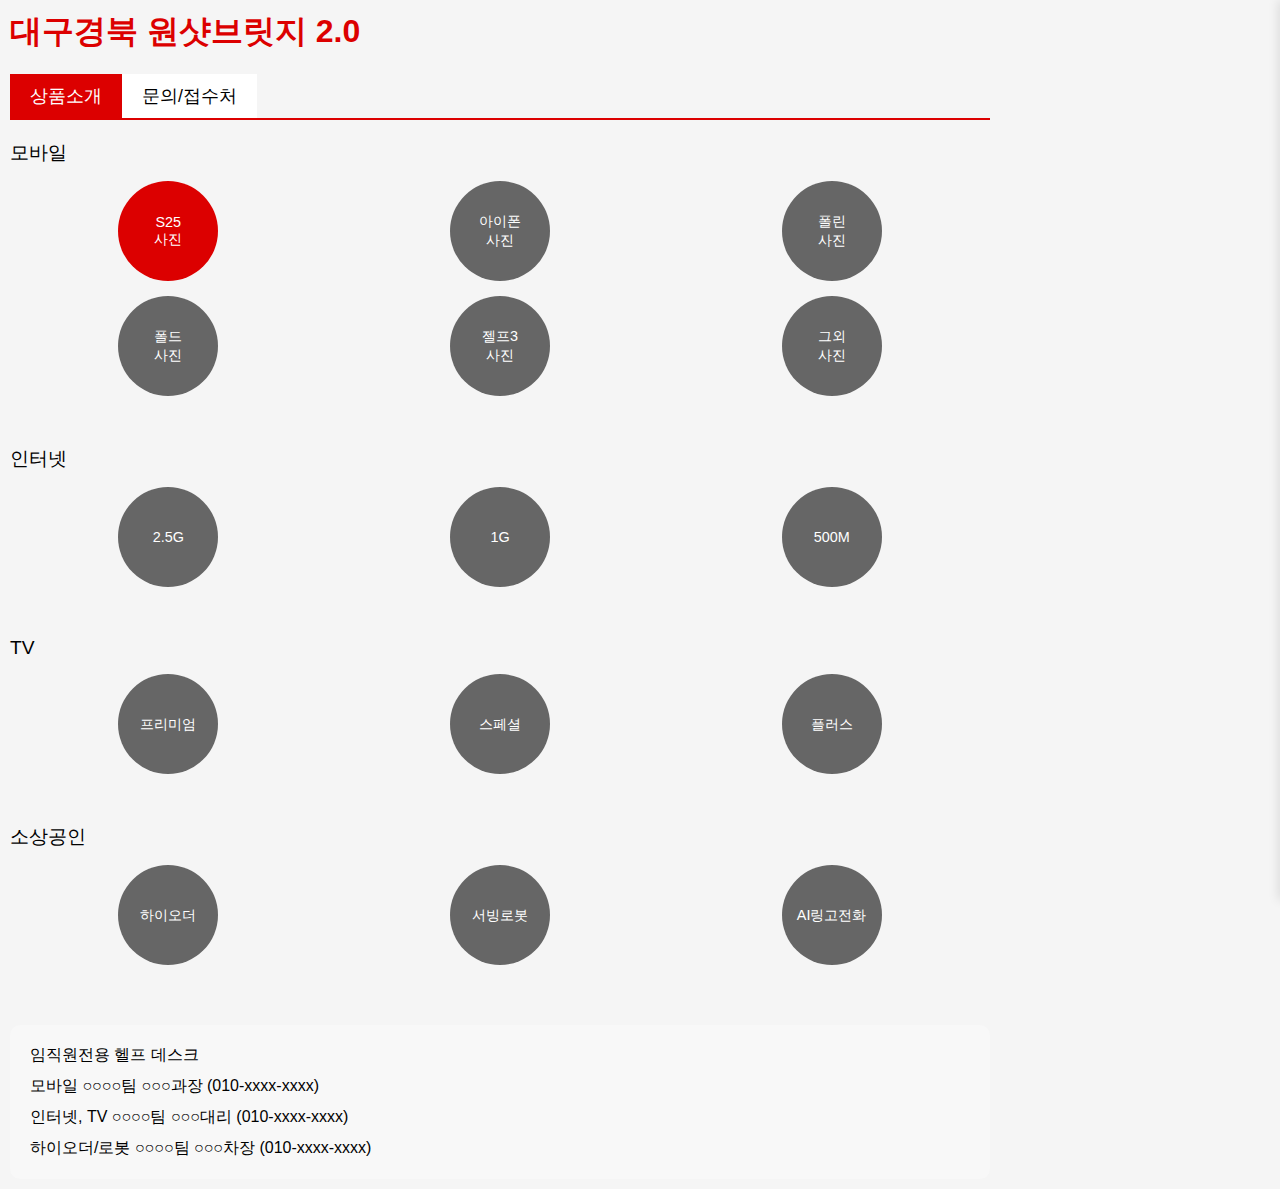
<file: index copy 2.html>
<!DOCTYPE html>
<html lang="ko">
<head>
    <meta charset="UTF-8">
    <meta name="viewport" content="width=device-width, initial-scale=1.0">
    <title>대구경북 원샷브릿지 2.0</title>
    <style>
        * {
            margin: 0;
            padding: 0;
            box-sizing: border-box;
            font-family: Arial, sans-serif;
        }

        body {
            background-color: #f5f5f5;
        }

        .container {
            max-width: 1000px;
            margin: 0px;
            padding: 10px;
            width:90%;
        }

        .header {
            margin-bottom: 20px;
        }

        .header h1 {
            color: #dc0000;
            font-size: 2em;
            margin-bottom: 20px;
        }

        .tabs {
            display: flex;
            margin-bottom: 20px;
            border-bottom: 2px solid #dc0000;
        }

        .tab {
            padding: 10px 20px;
            background-color: #fff;
            border: none;
            cursor: pointer;
            font-size: 1.1em;
            transition: all 0.3s ease;
        }

        .tab.active {
            background-color: #dc0000;
            color: white;
        }

        .content-grid {
            display: grid;
            gap: 20px;
        }

        .section {
            margin-bottom: 30px;
        }

        .section-title {
            font-size: 1.2em;
            margin-bottom: 15px;
        }

        .buttons-grid {
            display: grid;
            grid-template-columns: repeat(3, 1fr);
            gap: 15px;
            justify-items: center;
        }

        .service-btn {
            background-color: #666;
            color: white;
            border: none;
            border-radius: 50%;
            width: 100px;
            height: 100px;
            cursor: pointer;
            transition: all 0.3s ease;
            font-size: 0.9em;
        }

        .service-btn:hover {
            transform: scale(1.05);
            box-shadow: 0 4px 8px rgba(0,0,0,0.2);
        }

        .service-btn.red {
            background-color: #dc0000;
        }

        .info-panel {
            position: fixed;
            top: 0;
            right: -50%;
            width: 50%;
            height: 100%;
            background-color: white;
            box-shadow: -2px 0 10px rgba(0,0,0,0.1);
            padding: 20px;
            transition: transform 0.3s ease; /* 변경: right에서 transform으로 */
            overflow-y: auto;
            z-index: 1000; /* 추가: 다른 요소들 위에 표시 */
        }

        .info-panel.active {
            transform: translateX(-100%); /* 변경: right: 0에서 transform으로 */
        }

        .info-panel-close {
            position: absolute;
            top: 20px;
            right: 20px;
            background: none;
            border: none;
            font-size: 1.5em;
            cursor: pointer;
        }

        .info-images {
            display: grid;
            grid-template-columns: repeat(3, 1fr);
            gap: 10px;
            margin-bottom: 20px;
        }

        .info-image {
            width: 100%;
            aspect-ratio: 1;
            background-color: #f0f0f0;
        }

        .info-text {
            margin-bottom: 10px;
            line-height: 1.5;
        }

        .footer {
            margin-top: 30px;
            padding: 20px;
            background-color: #f8f8f8;
            border-radius: 10px;
        }

        .contact-info {
            display: grid;
            gap: 10px;
        }

        @media (max-width: 768px) {
            /* .container {
                padding: 10px;
            } */

            .buttons-grid {
                gap: 10px;
            }

            .service-btn {
                width: 80px;
                height: 80px;
                font-size: 0.8em;
            }

            .info-panel {
                width: 90%;
                right: auto;

            }
        }

        @media (max-width: 480px) {
            .service-btn {
                width: 70px;
                height: 70px;
                font-size: 0.7em;
            }
        }
    </style>
</head>
<body>
    <div class="container">
        <div class="header">
            <h1>대구경북 원샷브릿지 2.0</h1>
            <div class="tabs">
                <button class="tab active">상품소개</button>
                <button class="tab">문의/접수처</button>
            </div>
        </div>

        <div class="content-grid">
            <div class="section">
                <div class="section-title">모바일</div>
                <div class="buttons-grid">
                    <button class="service-btn red">S25<br>사진</button>
                    <button class="service-btn">아이폰<br>사진</button>
                    <button class="service-btn">폴린<br>사진</button>
                    <button class="service-btn">폴드<br>사진</button>
                    <button class="service-btn">젤프3<br>사진</button>
                    <button class="service-btn">그외<br>사진</button>
                </div>
            </div>

            <div class="section">
                <div class="section-title">인터넷</div>
                <div class="buttons-grid">
                    <button class="service-btn">2.5G</button>
                    <button class="service-btn">1G</button>
                    <button class="service-btn">500M</button>
                </div>
            </div>

            <div class="section">
                <div class="section-title">TV</div>
                <div class="buttons-grid">
                    <button class="service-btn">프리미엄</button>
                    <button class="service-btn">스페셜</button>
                    <button class="service-btn">플러스</button>
                </div>
            </div>

            <div class="section">
                <div class="section-title">소상공인</div>
                <div class="buttons-grid">
                    <button class="service-btn">하이오더</button>
                    <button class="service-btn">서빙로봇</button>
                    <button class="service-btn">AI링고전화</button>
                </div>
            </div>
        </div>

        <div class="footer">
            <div class="contact-info">
                <div>임직원전용 헬프 데스크</div>
                <div>모바일 ○○○○팀 ○○○과장 (010-xxxx-xxxx)</div>
                <div>인터넷, TV ○○○○팀 ○○○대리 (010-xxxx-xxxx)</div>
                <div>하이오더/로봇 ○○○○팀 ○○○차장 (010-xxxx-xxxx)</div>
            </div>
        </div>
    </div>

    <div class="info-panel">
        <button class="info-panel-close">×</button>
        <div class="info-images">
            <div class="info-image"></div>
            <div class="info-image"></div>
            <div class="info-image"></div>
        </div>
        <p class="info-text">서비스 정보 라인 1</p>
        <p class="info-text">서비스 정보 라인 2</p>
        <p class="info-text">서비스 정보 라인 3</p>
        <p class="info-text">서비스 정보 라인 4</p>
        <p class="info-text">서비스 정보 라인 5</p>
    </div>

    <script>
        document.addEventListener('DOMContentLoaded', function() {
            const tabs = document.querySelectorAll('.tab');
            const serviceBtns = document.querySelectorAll('.service-btn');
            const infoPanel = document.querySelector('.info-panel');
            const closePanelBtn = document.querySelector('.info-panel-close');

            // 버튼 클릭 시 패널 표시
            serviceBtns.forEach(btn => {
                btn.addEventListener('click', (e) => {
                    e.stopPropagation(); // 이벤트 버블링 방지
                    infoPanel.classList.add('active');
                    console.log('1')
                });
            });

            // 닫기 버튼 클릭 시 패널 닫기
            closePanelBtn.addEventListener('click', (e) => {
                e.stopPropagation(); // 이벤트 버블링 방지
                infoPanel.classList.remove('active');
            });

            // 패널 외부 클릭 시 닫기
            document.addEventListener('click', (e) => {
                if (!infoPanel.contains(e.target) && 
                    !Array.from(serviceBtns).includes(e.target)) {
                    infoPanel.classList.remove('active');
                }
            });

            // 패널 내부 클릭 시 이벤트 전파 방지
            infoPanel.addEventListener('click', (e) => {
                e.stopPropagation();
            });
        });
    </script>
</body>
</html>
</file>
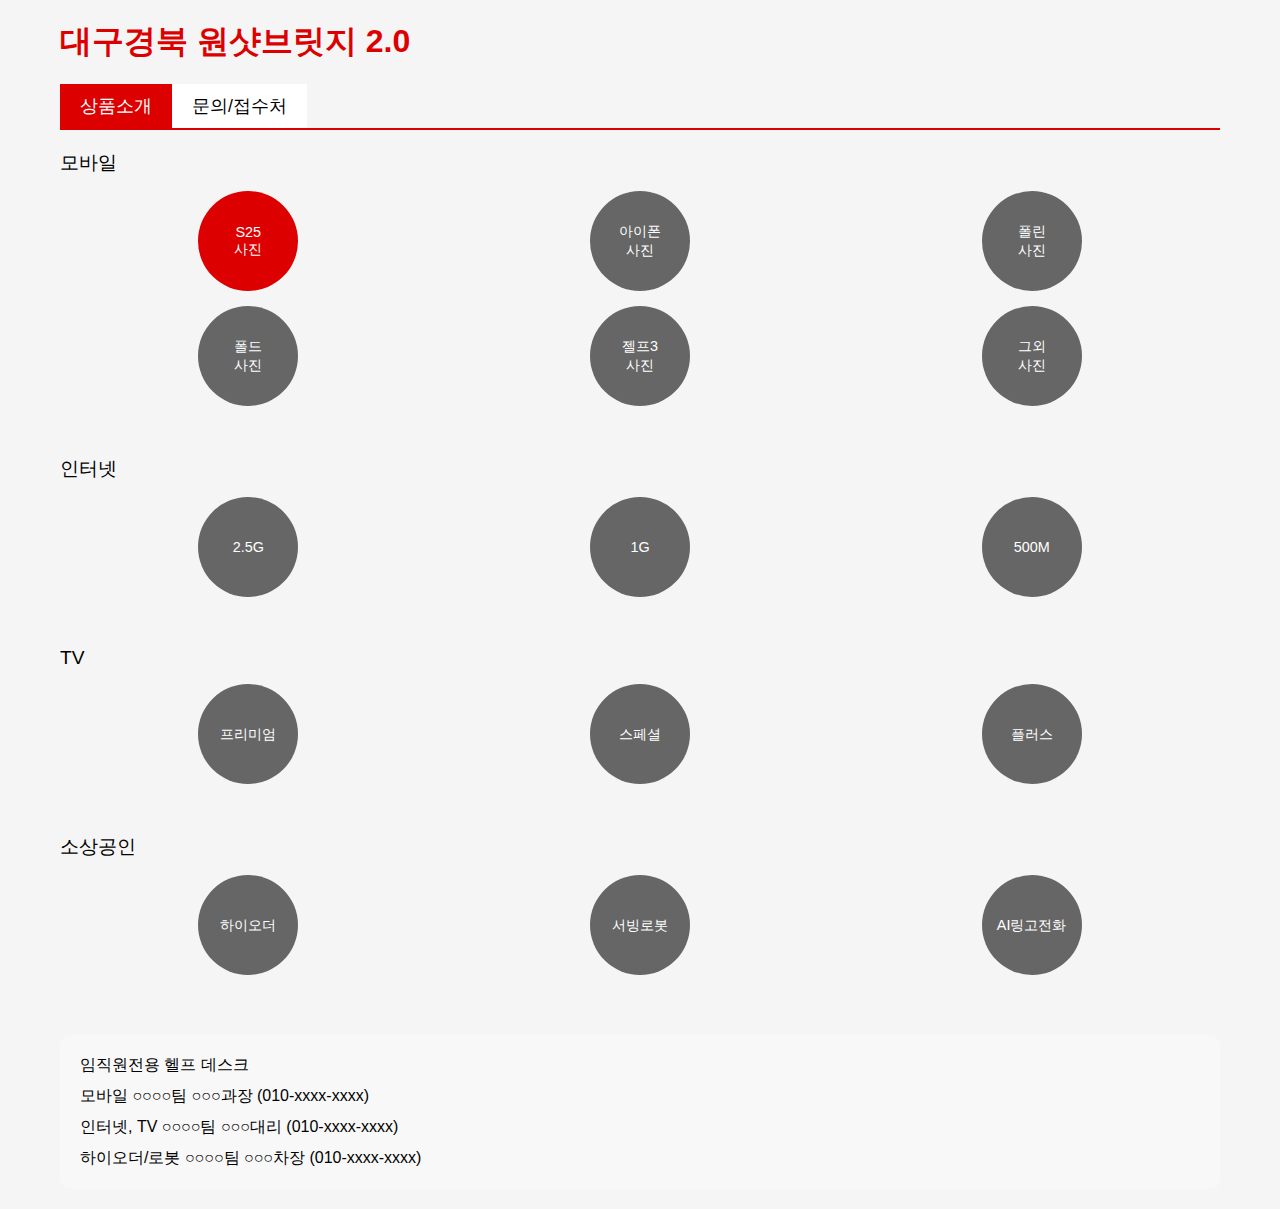
<file: index copy.html>
<!-- <!DOCTYPE html>
<html lang="ko">
<head>
    <meta charset="UTF-8">
    <meta name="viewport" content="width=device-width, initial-scale=1.0">
    <title>대구/경북 원샷브릿지 2.0</title>
    <link rel="stylesheet" href="static/style.css">
</head>
<body>
    <div class="container">
        <h1>대구/경북 원샷브릿지 2.0</h1>
        
        <input type="text" id="userInput" placeholder="사용자 계정(사번)을 입력하세요." />
        <button id="checkAccessBtn">확인</button>
        
        <div id="buttonContainer" class="button-container">
            <button class="action-button" onclick="navigateTo('product')">상품소개</button>
            <button class="action-button" onclick="navigateTo('apply')">신청하기</button>
        </div>
    </div>

    <script src="static/script.js"></script>
</body>
</html> -->

<!-- <!DOCTYPE html>
<html lang="ko">
<head>
    <meta charset="UTF-8">
    <meta name="viewport" content="width=device-width, initial-scale=1.0">
    <title>대구/경북 원샷브릿지 2.0</title>
    <link rel="stylesheet" href="/static/style.css">
</head>
<body>
    <header>
        <h1><span class="highlight">대구/경북</span> 원샷브릿지 <span class="highlight">2.0</span></h1>
        <nav>
            <button id="productTab" onclick="showTab('product')">상품소개</button>
            <button id="inquiryTab" onclick="showTab('inquiry')">문의/접수처</button>
        </nav>
    </header>
    
    <main>
        <section id="product" class="tab-content hidden">
            <div class="category">
                <h2>모바일</h2>
                <div class="circle red" onclick="openPopup('S25')">S25</div>
                <div class="circle" onclick="openPopup('아이폰')">아이폰</div>
                <div class="circle" onclick="openPopup('폴드')">폴드</div>
                <div class="circle" onclick="openPopup('플립')">플립</div>
            </div>
            <div class="category">
                <h2>인터넷</h2>
                <div class="circle" onclick="openPopup('2.5G')">2.5G</div>
                <div class="circle" onclick="openPopup('1G')">1G</div>
                <div class="circle" onclick="openPopup('500M')">500M</div>
            </div>
            <div class="category">
                <h2>TV</h2>
                <div class="circle" onclick="openPopup('프리미엄')">프리미엄</div>
                <div class="circle" onclick="openPopup('스페셜')">스페셜</div>
                <div class="circle" onclick="openPopup('플러스')">플러스</div>
            </div>
            <div class="category">
                <h2>소상공인</h2>
                <div class="circle" onclick="openPopup('하이오더')">하이오더</div>
                <div class="circle" onclick="openPopup('서빙로봇')">서빙로봇</div>
                <div class="circle" onclick="openPopup('AI링고전화')">AI링고</div>
            </div>
        </section>
        
        <section id="inquiry" class="tab-content hidden">
            <h2>문의/접수처</h2>
            <p>문의사항은 아래 연락처로 부탁드립니다.</p>
        </section>
    </main>

    <div id="popup" class="popup hidden">
        <div class="popup-content">
            <span class="close" onclick="closePopup()">&times;</span>
            <h2 id="popupTitle"></h2>
            <p><strong>모델명:</strong> <span id="popupModel"></span></p>
            <p><strong>P&S 정책:</strong> <span id="popupPolicy"></span></p>
            <p><strong>할부원금:</strong> <span id="popupPrice"></span></p>
            <p><strong>요금제 & 부가서브스 사용 조건 등:</strong> <span id="popupConditions"></span></p>
        </div>
    </div>
    <script src="static/script.js"></script>
</body>
</HTML> -->


<!DOCTYPE html>
<html lang="ko">
<head>
    <meta charset="UTF-8">
    <meta name="viewport" content="width=device-width, initial-scale=1.0">
    <title>대구경북 원샷브릿지 2.0</title>
    <style>
        * {
            margin: 0;
            padding: 0;
            box-sizing: border-box;
            font-family: Arial, sans-serif;
        }

        body {
            background-color: #f5f5f5;
        }

        .container {
            max-width: 1200px;
            margin: 0 auto;
            padding: 20px;
        }

        .header {
            margin-bottom: 20px;
        }

        .header h1 {
            color: #dc0000;
            font-size: 2em;
            margin-bottom: 20px;
        }

        .tabs {
            display: flex;
            margin-bottom: 20px;
            border-bottom: 2px solid #dc0000;
        }

        .tab {
            padding: 10px 20px;
            background-color: #fff;
            border: none;
            cursor: pointer;
            font-size: 1.1em;
            transition: all 0.3s ease;
        }

        .tab.active {
            background-color: #dc0000;
            color: white;
        }

        .content-grid {
            display: grid;
            gap: 20px;
        }

        .section {
            margin-bottom: 30px;
        }

        .section-title {
            font-size: 1.2em;
            margin-bottom: 15px;
        }

        .buttons-grid {
            display: grid;
            grid-template-columns: repeat(3, 1fr);
            gap: 15px;
            justify-items: center;
        }

        .service-btn {
            background-color: #666;
            color: white;
            border: none;
            border-radius: 50%;
            width: 100px;
            height: 100px;
            cursor: pointer;
            transition: all 0.3s ease;
            font-size: 0.9em;
        }

        .service-btn:hover {
            transform: scale(1.05);
            box-shadow: 0 4px 8px rgba(0,0,0,0.2);
        }

        .service-btn.red {
            background-color: #dc0000;
        }

        .info-panel {
            position: fixed;
            top: 0;
            right: -100%; /* 변경: -400px에서 -100%로 */
            width: 400px;
            height: 100%;
            background-color: white;
            box-shadow: -2px 0 10px rgba(0,0,0,0.1);
            padding: 20px;
            transition: transform 0.3s ease; /* 변경: right에서 transform으로 */
            overflow-y: auto;
            z-index: 1000; /* 추가: 다른 요소들 위에 표시 */
        }

        .info-panel.active {
            transform: translateX(-100%); /* 변경: right: 0에서 transform으로 */
        }

        .info-panel-close {
            position: absolute;
            top: 20px;
            right: 20px;
            background: none;
            border: none;
            font-size: 1.5em;
            cursor: pointer;
        }

        .info-images {
            display: grid;
            grid-template-columns: repeat(3, 1fr);
            gap: 10px;
            margin-bottom: 20px;
        }

        .info-image {
            width: 100%;
            aspect-ratio: 1;
            background-color: #f0f0f0;
        }

        .info-text {
            margin-bottom: 10px;
            line-height: 1.5;
        }

        .footer {
            margin-top: 30px;
            padding: 20px;
            background-color: #f8f8f8;
            border-radius: 10px;
        }

        .contact-info {
            display: grid;
            gap: 10px;
        }

        @media (max-width: 768px) {
            .container {
                padding: 10px;
            }

            .buttons-grid {
                gap: 10px;
            }

            .service-btn {
                width: 80px;
                height: 80px;
                font-size: 0.8em;
            }

            .info-panel {
               width: 80%;
            }
        }

        @media (max-width: 480px) {
            .service-btn {
                width: 70px;
                height: 70px;
                font-size: 0.7em;
            }
        }
    </style>
</head>
<body>
    <div class="container">
        <div class="header">
            <h1>대구경북 원샷브릿지 2.0</h1>
            <div class="tabs">
                <button class="tab active">상품소개</button>
                <button class="tab">문의/접수처</button>
            </div>
        </div>

        <div class="content-grid">
            <div class="section">
                <div class="section-title">모바일</div>
                <div class="buttons-grid">
                    <button class="service-btn red">S25<br>사진</button>
                    <button class="service-btn">아이폰<br>사진</button>
                    <button class="service-btn">폴린<br>사진</button>
                    <button class="service-btn">폴드<br>사진</button>
                    <button class="service-btn">젤프3<br>사진</button>
                    <button class="service-btn">그외<br>사진</button>
                </div>
            </div>

            <div class="section">
                <div class="section-title">인터넷</div>
                <div class="buttons-grid">
                    <button class="service-btn">2.5G</button>
                    <button class="service-btn">1G</button>
                    <button class="service-btn">500M</button>
                </div>
            </div>

            <div class="section">
                <div class="section-title">TV</div>
                <div class="buttons-grid">
                    <button class="service-btn">프리미엄</button>
                    <button class="service-btn">스페셜</button>
                    <button class="service-btn">플러스</button>
                </div>
            </div>

            <div class="section">
                <div class="section-title">소상공인</div>
                <div class="buttons-grid">
                    <button class="service-btn">하이오더</button>
                    <button class="service-btn">서빙로봇</button>
                    <button class="service-btn">AI링고전화</button>
                </div>
            </div>
        </div>

        <div class="footer">
            <div class="contact-info">
                <div>임직원전용 헬프 데스크</div>
                <div>모바일 ○○○○팀 ○○○과장 (010-xxxx-xxxx)</div>
                <div>인터넷, TV ○○○○팀 ○○○대리 (010-xxxx-xxxx)</div>
                <div>하이오더/로봇 ○○○○팀 ○○○차장 (010-xxxx-xxxx)</div>
            </div>
        </div>
    </div>

    <div class="info-panel">
        <button class="info-panel-close">×</button>
        <div class="info-images">
            <div class="info-image"></div>
            <div class="info-image"></div>
            <div class="info-image"></div>
        </div>
        <p class="info-text">서비스 정보 라인 1</p>
        <p class="info-text">서비스 정보 라인 2</p>
        <p class="info-text">서비스 정보 라인 3</p>
        <p class="info-text">서비스 정보 라인 4</p>
        <p class="info-text">서비스 정보 라인 5</p>
    </div>

    <script>
        document.addEventListener('DOMContentLoaded', function() {
            const tabs = document.querySelectorAll('.tab');
            const serviceBtns = document.querySelectorAll('.service-btn');
            const infoPanel = document.querySelector('.info-panel');
            const closePanelBtn = document.querySelector('.info-panel-close');

            // 버튼 클릭 시 패널 표시
            serviceBtns.forEach(btn => {
                btn.addEventListener('click', (e) => {
                    e.stopPropagation(); // 이벤트 버블링 방지
                    infoPanel.classList.add('active');
                });
            });

            // 닫기 버튼 클릭 시 패널 닫기
            closePanelBtn.addEventListener('click', (e) => {
                e.stopPropagation(); // 이벤트 버블링 방지
                infoPanel.classList.remove('active');
            });

            // 패널 외부 클릭 시 닫기
            document.addEventListener('click', (e) => {
                if (!infoPanel.contains(e.target) && 
                    !Array.from(serviceBtns).includes(e.target)) {
                    infoPanel.classList.remove('active');
                }
            });

            // 패널 내부 클릭 시 이벤트 전파 방지
            infoPanel.addEventListener('click', (e) => {
                e.stopPropagation();
            });
        });
    </script>
</body>
</html>
</file>
<file: static/style.css>
/* 기본 스타일 */

@font-face {
    font-family: 'GmarketSansMedium';
    src: url('https://fastly.jsdelivr.net/gh/projectnoonnu/noonfonts_2001@1.1/GmarketSansMedium.woff') format('woff');
    font-weight: normal;
    font-style: normal;
}

body {
    text-align: center;
    font-family: 'GmarketSansMedium', sans-serif;


}

.highlight {
    color: red;
    font-weight: bold;
}

.container {
    width: 80%;
    display: inline-block;
}

button {
    padding: 10px 20px;
    margin: 5px;
    border: none;
    cursor: pointer;
    font-family: 'GmarketSansMedium', sans-serif;
    font-size: 17px;
}
input{
    padding: 10px 20px;
    margin: 5px;
    border: 1px solid rgb(109, 109, 109);
    cursor: pointer;
    font-family: 'GmarketSansMedium', sans-serif;
    font-size: 17px;
}
nav button {
    padding: 10px 20px;
    margin: 5px;
    border: none;
    cursor: pointer;
    font-family: 'GmarketSansMedium', sans-serif;
    font-size: 17px;
}

.active {
    background-color: red;
    color: white;
}

.tab-content {
    display: none;

}

.tab-content:not(.hidden) {
    display: block;
}

.circle {
    display: inline-flex;
    width: 70px;
    height: 70px;
    align-items: center;
    justify-content: center;
    border-radius: 50%;
    background-color: gray;
    color: white;
    font-size: 0.8rem;
    margin: 10px;
    cursor: pointer;
}


.category {
    display: flex;
    flex-wrap: wrap;
    justify-content: flex-start;

}

.itembox {
    height: 100%;
    width: 25%;
    /* 2 items per row */
    padding: 10px;
    box-sizing: border-box;
    color: #000;
    text-align: center;
    transition: transform 0.2s ease, box-shadow 0.2s ease, background-color 0.2s ease;
    cursor: pointer;
}

.itembox:hover {
    transform: scale(1.05);
    /* Slightly enlarges the box */
    box-shadow: 0 4px 10px rgba(0, 0, 0, 0.2);
    /* Adds a soft shadow */
    background-color: rgba(0, 0, 0, 0.05);
    /* Light background change */
}

.itembox:active {
    transform: scale(0.95);
    /* Slightly shrinks on click to give press effect */
}

.itemtext {
    margin-bottom: 15px;
    font-size: 17px;
}

.fit-picture {
    width: 100%;
    height: auto;
    aspect-ratio: 1 / 1;
    /* Maintain a fixed aspect ratio (1:1) */
    object-fit: cover;
    /* Ensure image fits within the box */
}

.model-name {
    padding-bottom: 3px;
    font-size: 18px;
    color: #1f1d1d;
    border-bottom: 2px solid #b8b8b8;
}


.red {
    background-color: red;
}

.popup {
    position: fixed;
    top: 50%;
    left: 50%;
    transform: translate(-50%, -50%);
    width: 400px;
    background-color: antiquewhite;
    border-radius: 10px;
    box-shadow: 0 4px 10px rgba(0, 0, 0, 0.2);
    padding: 15px;
    z-index: 1000;
}

.popup.hidden {
    display: none;
}

.popup-content {
    background: white;
    padding: 20px;
    border-radius: 10px;
    text-align: center;
}

.close {
    position: absolute;
    top: 20px;
    right: 20px;
    font-size: 24px;
    cursor: pointer;
}


/* 탭 상단 버튼 스타일 */
.tab-buttons {
    display: flex;
    justify-content: center;
    border-bottom: 2px solid #f44336;
    margin-top: 10px;
    margin-bottom: 10px;
}

.tab-button {
    padding: 10px 20px;
    margin: 0 5px;
    border: 1px solid #ccc;
    cursor: pointer;
    background-color: #f0f0f0;
    border-radius: 5px 5px 0 0;
    transition: background-color 0.3s;
}

.tab-button.active {
    background-color: #f44336;
    color: white;
}

/* 탭 내용 박스 스타일 */
.ptab-content {
    display: none;
    padding: 10px;
    background-color: white;
    /* border: 1px solid #ccc; */
    border-top: none;
    border-radius: 0 0 5px 5px;
}

.ptab-content.active {
    display: block;
}

.fit-picture {
    width: 100%;
    height: 100%;
}

#popupPolicy {
    color: rgb(16, 20, 255);
}

.overlay {
    position: fixed;
    top: 0;
    left: 0;
    width: 100%;
    height: 100%;
    background: rgba(0, 0, 0, 0.5);
    /* 반투명 검은색 */
    z-index: 999;
    /* 팝업보다 낮게 설정 */
    display: none;
    /* 기본적으로 숨김 */
}

/* 팝업이 나타날 때 오버레이 보이기 */
.overlay.active {
    display: block;
}

@media (max-width: 768px) {
    .container {
        width: 100%;
        display: inline-block;
    }

    .itembox {
        width: 50%;
        /* 4 items per row */
        padding: 10px;
        box-sizing: border-box;
        padding-bottom: 25px;
    }
}


@media (max-width: 480px) {
    .container {
        width: 100%;
        display: inline-block;
    }

    .itembox {
        width: 50%;
        /* 4 items per row */
        padding: 10px;
        box-sizing: border-box;
        padding-bottom: 25px;
    }

    .popup {
        width: 80%;
    }
}
</file>
